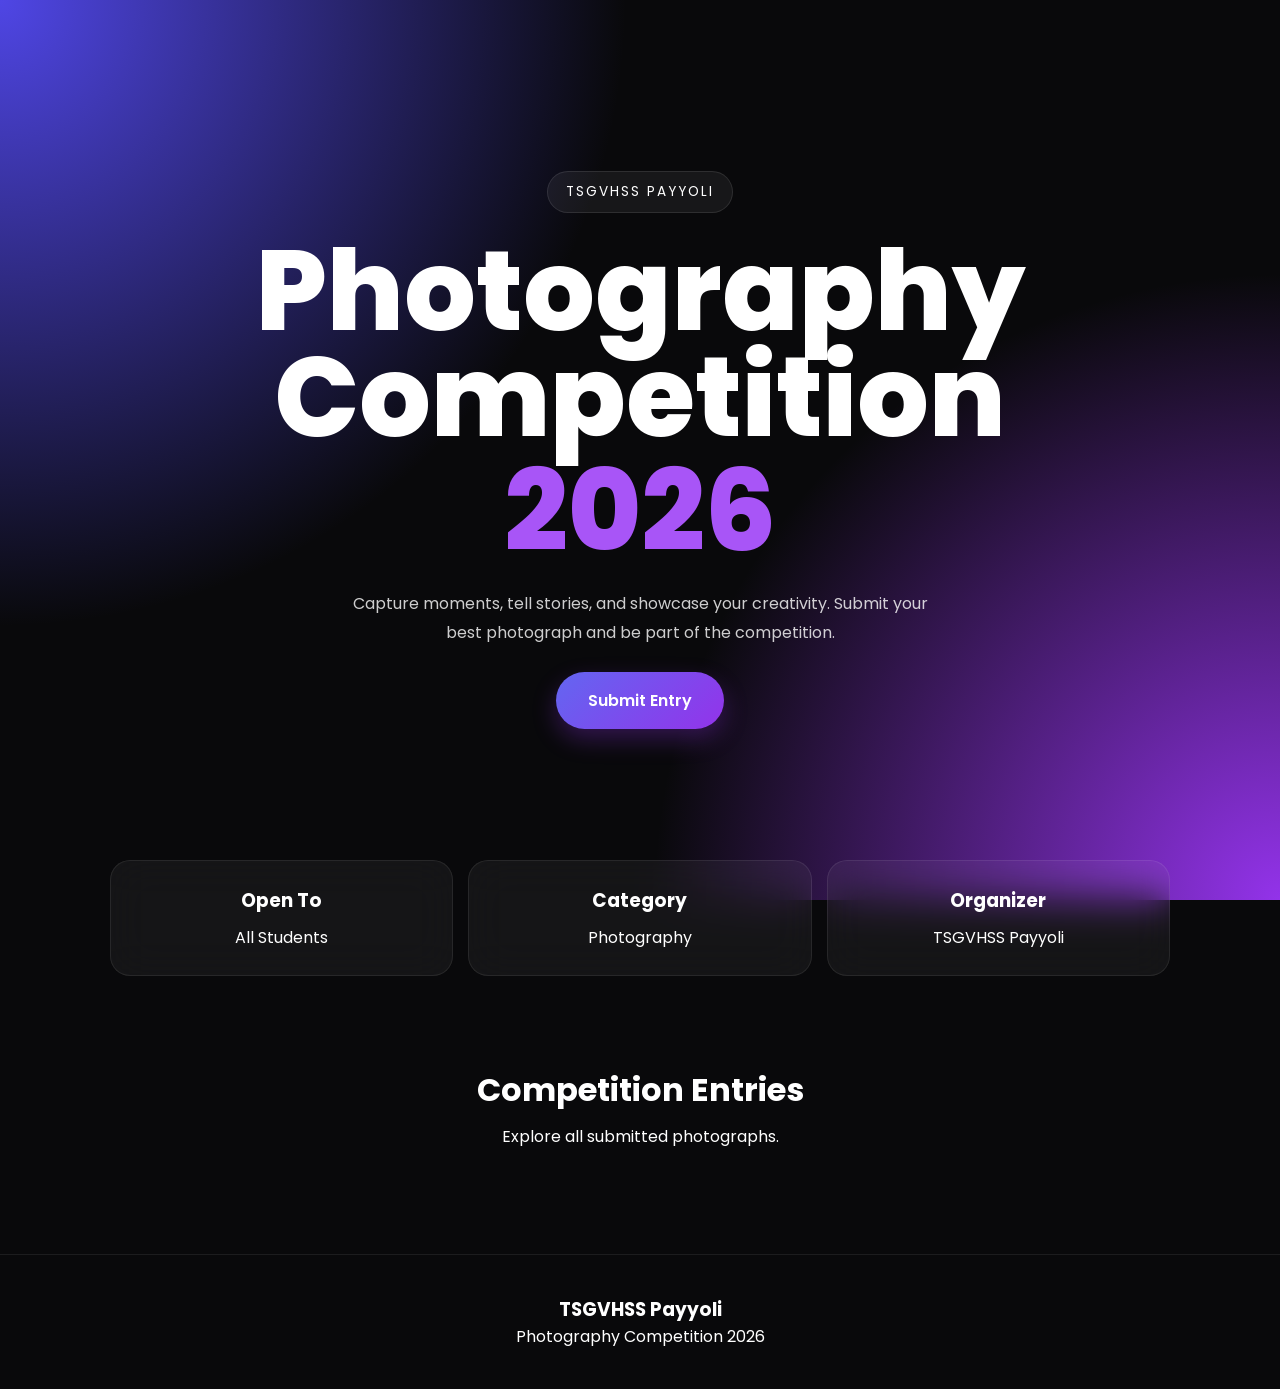
<file: index.html>
<!DOCTYPE html>
<html lang="en">
<head>
<meta charset="UTF-8">
<meta name="viewport" content="width=device-width, initial-scale=1.0">

<title>TSGVHSS Payyoli Photography Competition 2026</title>

<link href="https://fonts.googleapis.com/css2?family=Poppins:wght@300;400;500;600;700;800&display=swap" rel="stylesheet">

<link rel="stylesheet" href="style.css">
</head>

<body>

<!-- HERO -->

<section class="hero">

  <div class="hero-content">

    <span class="tag">
      TSGVHSS PAYYOLI
    </span>

    <h1>
      Photography
      <br>
      Competition
      <span>2026</span>
    </h1>

    <p>
      Capture moments, tell stories, and showcase your creativity.
      Submit your best photograph and be part of the competition.
    </p>

    <div class="hero-buttons">
      <a href="upload.html">Submit Entry</a>
    </div>

  </div>

</section>

<!-- INFO -->

<section class="info">

  <div class="info-card">
    <h3>Open To</h3>
    <p>All Students</p>
  </div>

  <div class="info-card">
    <h3>Category</h3>
    <p>Photography</p>
  </div>

  <div class="info-card">
    <h3>Organizer</h3>
    <p>TSGVHSS Payyoli</p>
  </div>

</section>

<!-- GALLERY -->

<section class="gallery-section">

  <div class="section-header">

    <h2>Competition Entries</h2>

    <p>
      Explore all submitted photographs.
    </p>

  </div>

  <div id="gallery" class="gallery"></div>

</section>

<!-- FOOTER -->

<footer>

  <h3>TSGVHSS Payyoli</h3>

  <p>Photography Competition 2026</p>

</footer>

<script src="script.js"></script>

<script>
loadPhotos();
</script>

</body>
</html>
</file>
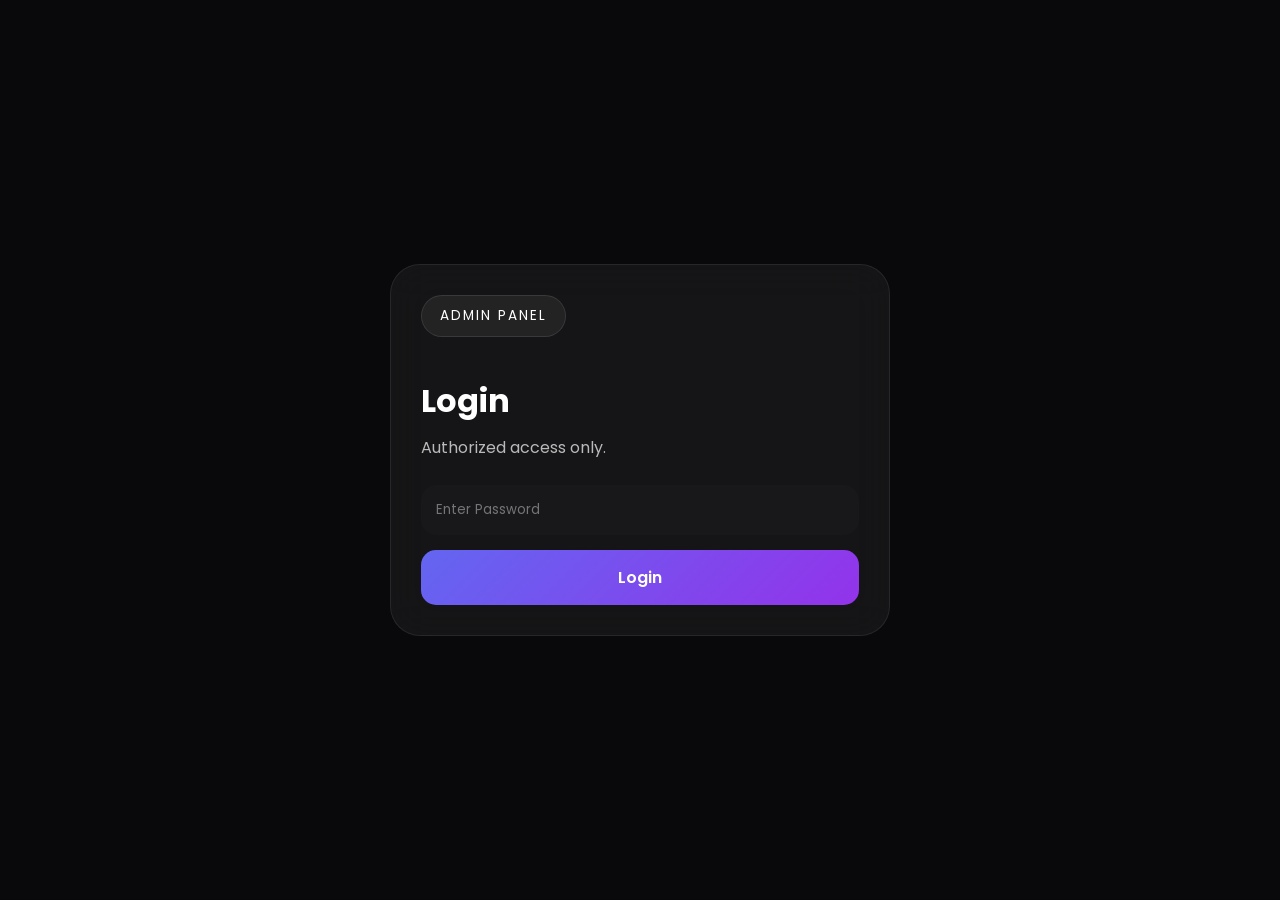
<file: admin.html>
<!DOCTYPE html>
<html lang="en">
<head>

<meta charset="UTF-8">
<meta name="viewport" content="width=device-width, initial-scale=1.0">

<title>Admin Panel</title>

<link href="https://fonts.googleapis.com/css2?family=Poppins:wght@300;400;500;600;700&display=swap" rel="stylesheet">

<link rel="stylesheet" href="style.css">

</head>
<body>

<div class="page-container">

    <div class="form-card">

        <span class="tag">ADMIN PANEL</span>

        <h1>Login</h1>

        <p class="subtitle">
            Authorized access only.
        </p>

        <div id="loginBox">

            <input
            type="password"
            id="adminPass"
            placeholder="Enter Password">

            <button onclick="loginAdmin()">
                Login
            </button>

        </div>

    </div>

</div>

<div id="adminPanel" style="display:none;">

    <section class="gallery-section">

        <div class="section-header">

            <h2>Manage Entries</h2>

            <p>Edit or remove submissions.</p>

        </div>

        <div id="adminGallery" class="gallery"></div>

    </section>

</div>

<script src="script.js"></script>

</body>
</html>
</file>
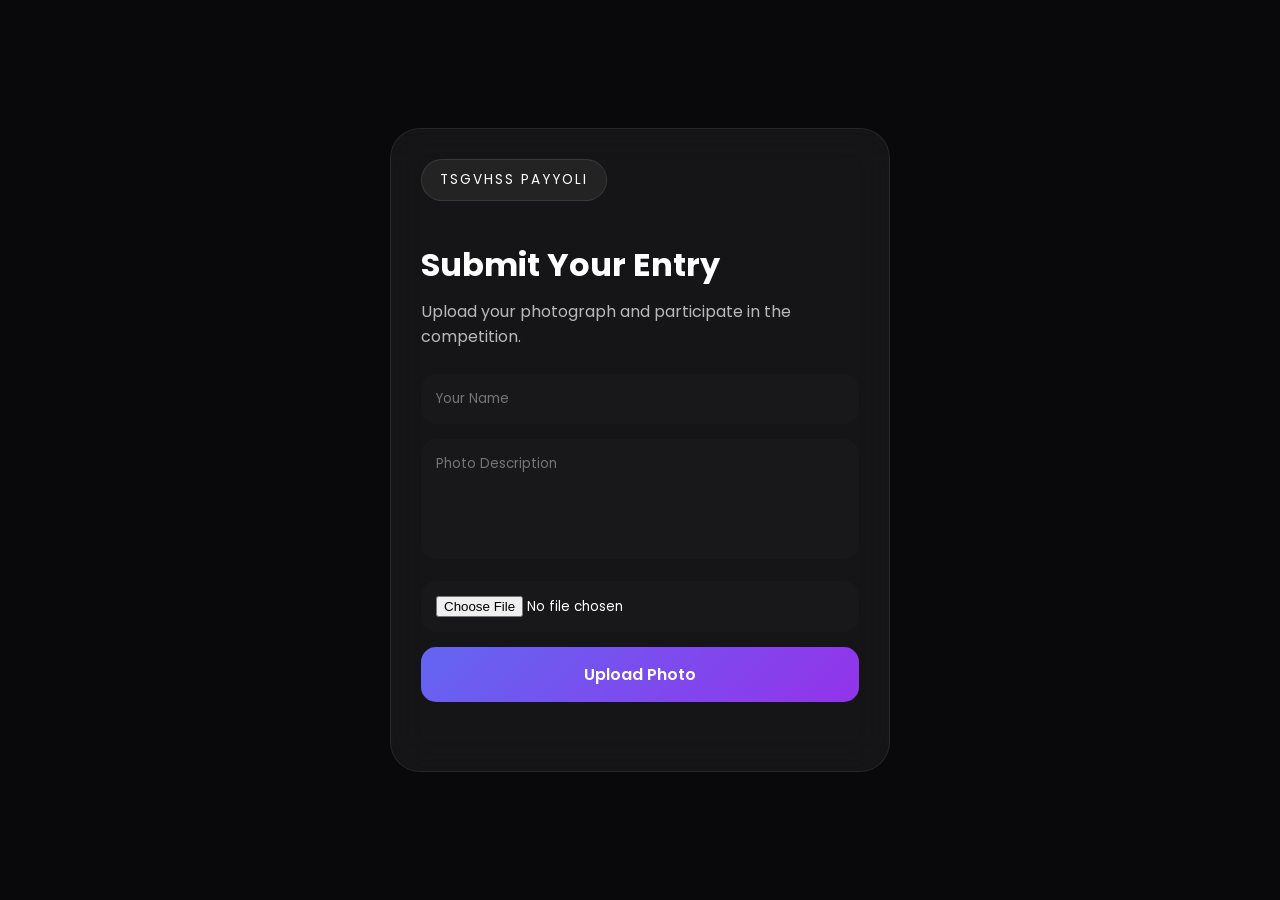
<file: upload.html>
<!DOCTYPE html>
<html lang="en">
<head>

<meta charset="UTF-8">
<meta name="viewport" content="width=device-width, initial-scale=1.0">

<title>Submit Entry</title>

<link href="https://fonts.googleapis.com/css2?family=Poppins:wght@300;400;500;600;700&display=swap" rel="stylesheet">

<link rel="stylesheet" href="style.css">

</head>
<body>

<div class="page-container">

    <div class="form-card">

        <span class="tag">TSGVHSS PAYYOLI</span>

        <h1>Submit Your Entry</h1>

        <p class="subtitle">
            Upload your photograph and participate in the competition.
        </p>

        <input
        type="text"
        id="name"
        placeholder="Your Name">

        <textarea
        id="desc"
        placeholder="Photo Description"></textarea>

        <input
        type="file"
        id="file">

        <button onclick="uploadPhoto()">
            Upload Photo
        </button>

        <p id="msg"></p>

    </div>

</div>

<script src="script.js"></script>

</body>
</html>
</file>
<file: style.css>
*{
  margin:0;
  padding:0;
  box-sizing:border-box;
  font-family:'Poppins',sans-serif;
  }
  
  body{
  background:#09090b;
  color:white;
  overflow-x:hidden;
  }
  
  /* HERO */
  
  .hero{
  min-height:100vh;
  display:flex;
  align-items:center;
  justify-content:center;
  padding:30px 20px;
  
  background:
  radial-gradient(circle at top left,#4f46e5 0%,transparent 40%),
  radial-gradient(circle at bottom right,#9333ea 0%,transparent 40%),
  #09090b;
  }
  
  .hero-content{
  width:100%;
  max-width:900px;
  text-align:center;
  }
  
  .tag{
  display:inline-block;
  padding:10px 18px;
  border-radius:999px;
  background:rgba(255,255,255,.06);
  border:1px solid rgba(255,255,255,.1);
  font-size:.85rem;
  letter-spacing:2px;
  margin-bottom:25px;
  }
  
  .hero h1{
  font-size:clamp(3rem,12vw,7rem);
  line-height:.95;
  font-weight:800;
  }
  
  .hero h1 span{
  display:block;
  color:#a855f7;
  margin-top:8px;
  }
  
  .hero p{
  max-width:600px;
  margin:25px auto;
  font-size:1rem;
  line-height:1.8;
  opacity:.8;
  }
  
  .hero-buttons{
  margin-top:25px;
  }
  
  .hero-buttons a{
  display:inline-block;
  padding:16px 32px;
  border-radius:999px;
  text-decoration:none;
  color:white;
  font-weight:600;
  
  background:
  linear-gradient(
  135deg,
  #6366f1,
  #9333ea
  );
  
  box-shadow:
  0 10px 25px rgba(147,51,234,.3);
  }
  
  /* INFO */
  
  .info{
  display:grid;
  grid-template-columns:repeat(3,1fr);
  gap:15px;
  
  padding:20px;
  max-width:1100px;
  margin:auto;
  margin-top:-60px;
  }
  
  .info-card{
  background:rgba(255,255,255,.05);
  border:1px solid rgba(255,255,255,.08);
  
  padding:25px;
  border-radius:20px;
  
  backdrop-filter:blur(20px);
  
  text-align:center;
  }
  
  .info-card h3{
  margin-bottom:10px;
  }
  
  /* SECTION */
  
  .gallery-section{
  padding:70px 20px;
  }
  
  .section-header{
  text-align:center;
  margin-bottom:35px;
  }
  
  .section-header h2{
  font-size:2rem;
  margin-bottom:10px;
  }
  
  /* GALLERY */
  
  .gallery{
  display:grid;
  grid-template-columns:
  repeat(auto-fit,minmax(280px,1fr));
  
  gap:20px;
  max-width:1300px;
  margin:auto;
  }
  
  .card{
  background:#18181b;
  border-radius:20px;
  overflow:hidden;
  
  transition:.3s;
  }
  
  .card:hover{
  transform:translateY(-6px);
  }
  
  .card img{
    width:100%;
    height:auto;
    display:block;
    object-fit:contain;
    }
    
  .card h3{
  padding:15px;
  }
  
  .card p{
  padding:0 15px 20px;
  opacity:.75;
  }
  
  /* FOOTER */
  
  footer{
  padding:40px 20px;
  text-align:center;
  border-top:1px solid rgba(255,255,255,.08);
  }
  
  /* MOBILE */
  
  @media(max-width:768px){
  
  .hero{
  padding:20px;
  min-height:90vh;
  }
  
  .hero h1{
    font-size:clamp(2.4rem, 9vw, 6rem);
    line-height:0.95
    }
    
  .hero p{
  font-size:.95rem;
  }
  
  .info{
  grid-template-columns:1fr;
  margin-top:0;
  padding:20px;
  }
  
  .info-card{
  padding:20px;
  }
  
  .gallery{
  grid-template-columns:1fr;
  }
  
  .card img{
  height:240px;
  }
  
  .section-header h2{
  font-size:1.7rem;
  }
  
  .hero-buttons a{
  width:100%;
  max-width:280px;
  }
  }

  /* UPLOAD + ADMIN */

.page-container{
  min-height:100vh;
  
  display:flex;
  align-items:center;
  justify-content:center;
  
  padding:20px;
  }
  
  .form-card{
  
  width:100%;
  max-width:500px;
  
  background:rgba(255,255,255,.05);
  
  border:1px solid rgba(255,255,255,.08);
  
  border-radius:30px;
  
  padding:30px;
  
  backdrop-filter:blur(20px);
  }
  
  .form-card h1{
  margin-top:15px;
  margin-bottom:10px;
  }
  
  .subtitle{
  opacity:.7;
  margin-bottom:25px;
  }
  
  .form-card input,
  .form-card textarea{
  
  width:100%;
  
  padding:15px;
  
  margin-bottom:15px;
  
  border:none;
  
  outline:none;
  
  border-radius:15px;
  
  background:#18181b;
  
  color:white;
  }
  
  .form-card textarea{
  height:120px;
  resize:none;
  }
  
  .form-card button{
  
  width:100%;
  
  padding:15px;
  
  border:none;
  
  cursor:pointer;
  
  border-radius:15px;
  
  font-size:1rem;
  
  font-weight:600;
  
  color:white;
  
  background:
  linear-gradient(
  135deg,
  #6366f1,
  #9333ea
  );
  }
  
  #msg{
  margin-top:15px;
  text-align:center;
  }
  
  @media(max-width:768px){
  
  .form-card{
  padding:20px;
  border-radius:20px;
  }
  
  .form-card h1{
  font-size:2rem;
  }
  
  }

  /* Remove blue tap highlight on mobile */

*{
  -webkit-tap-highlight-color: transparent;
  }
  
  /* Buttons */
  
  button{
  outline:none;
  border:none;
  }
  
  button:focus,
  button:active{
  outline:none;
  }
  
  /* Links */
  
  a{
  text-decoration:none;
  -webkit-tap-highlight-color: transparent;
  }
  
  a:focus,
  a:active{
  outline:none;
  }

  #msg{
    margin-top:15px;
    text-align:center;
    font-weight:500;
    min-height:24px;
    }
    
    button:disabled{
    opacity:.7;
    cursor:not-allowed;
    }
</file>
